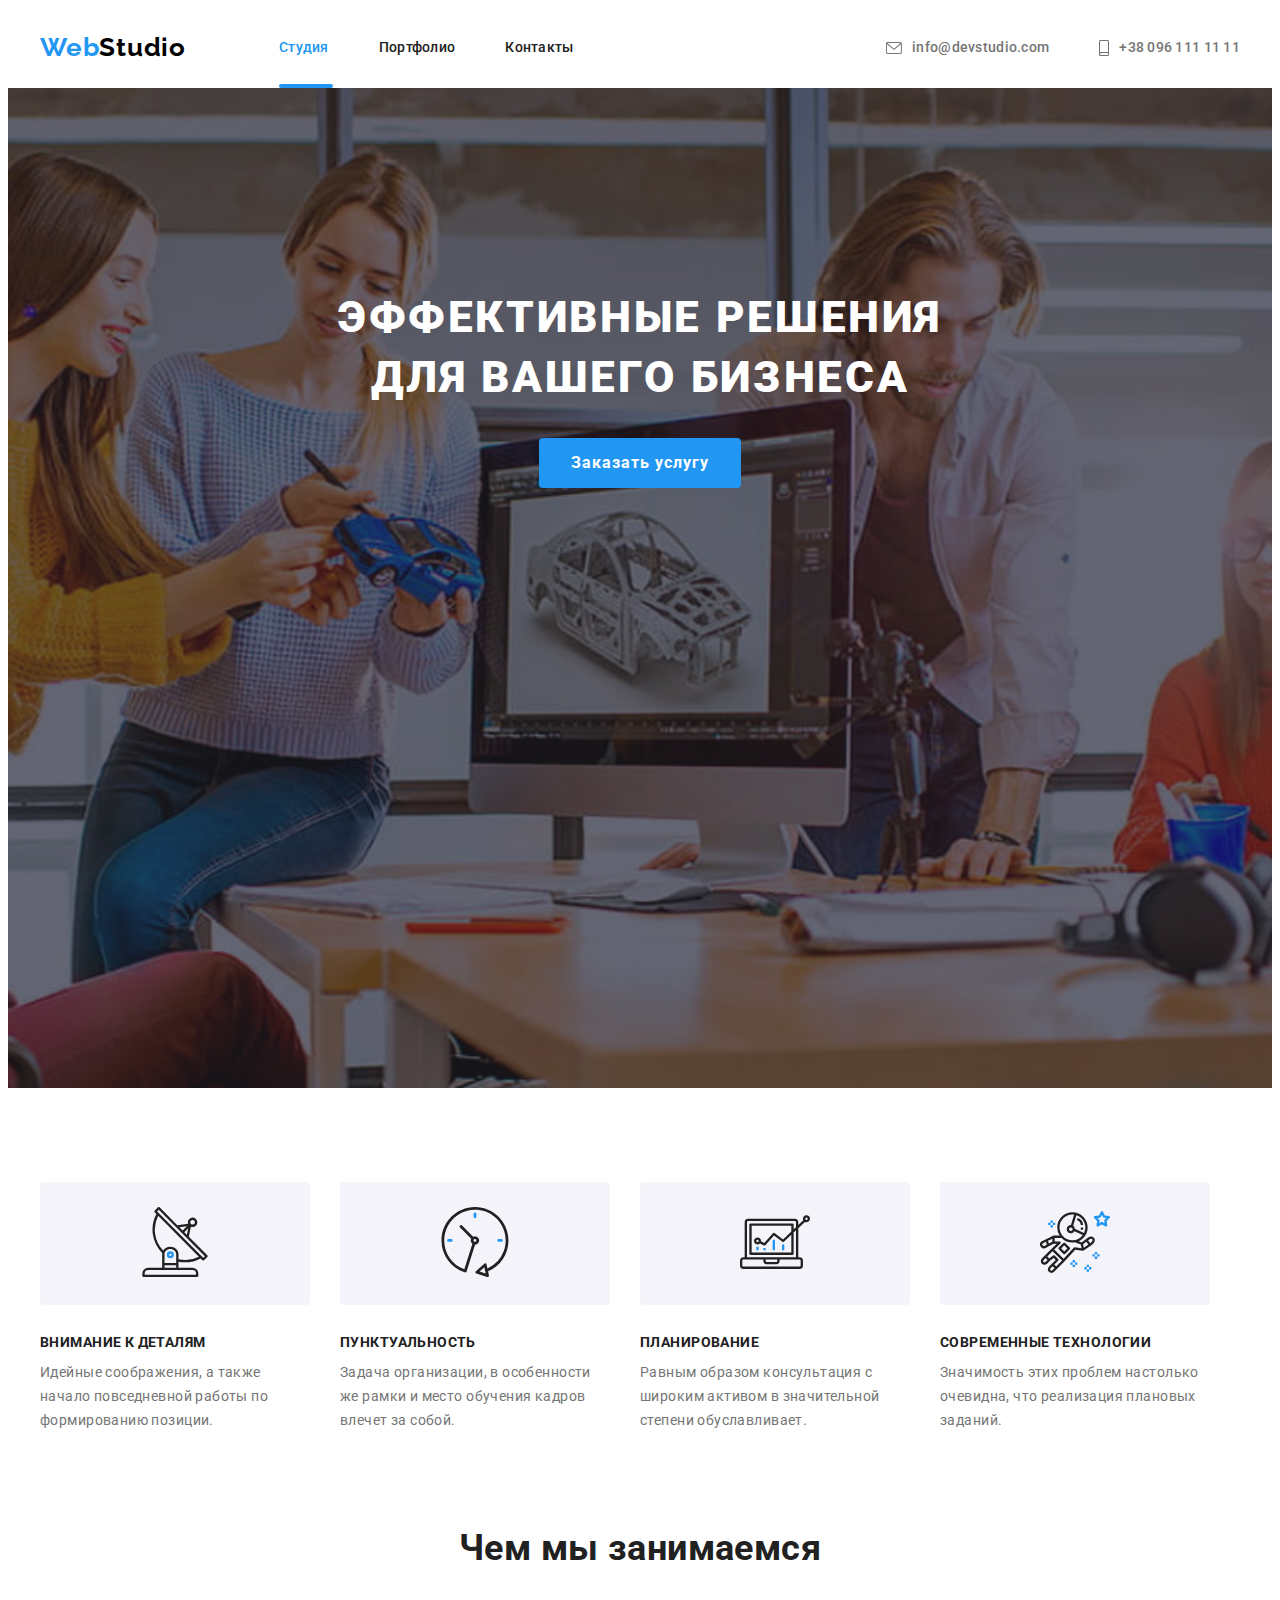
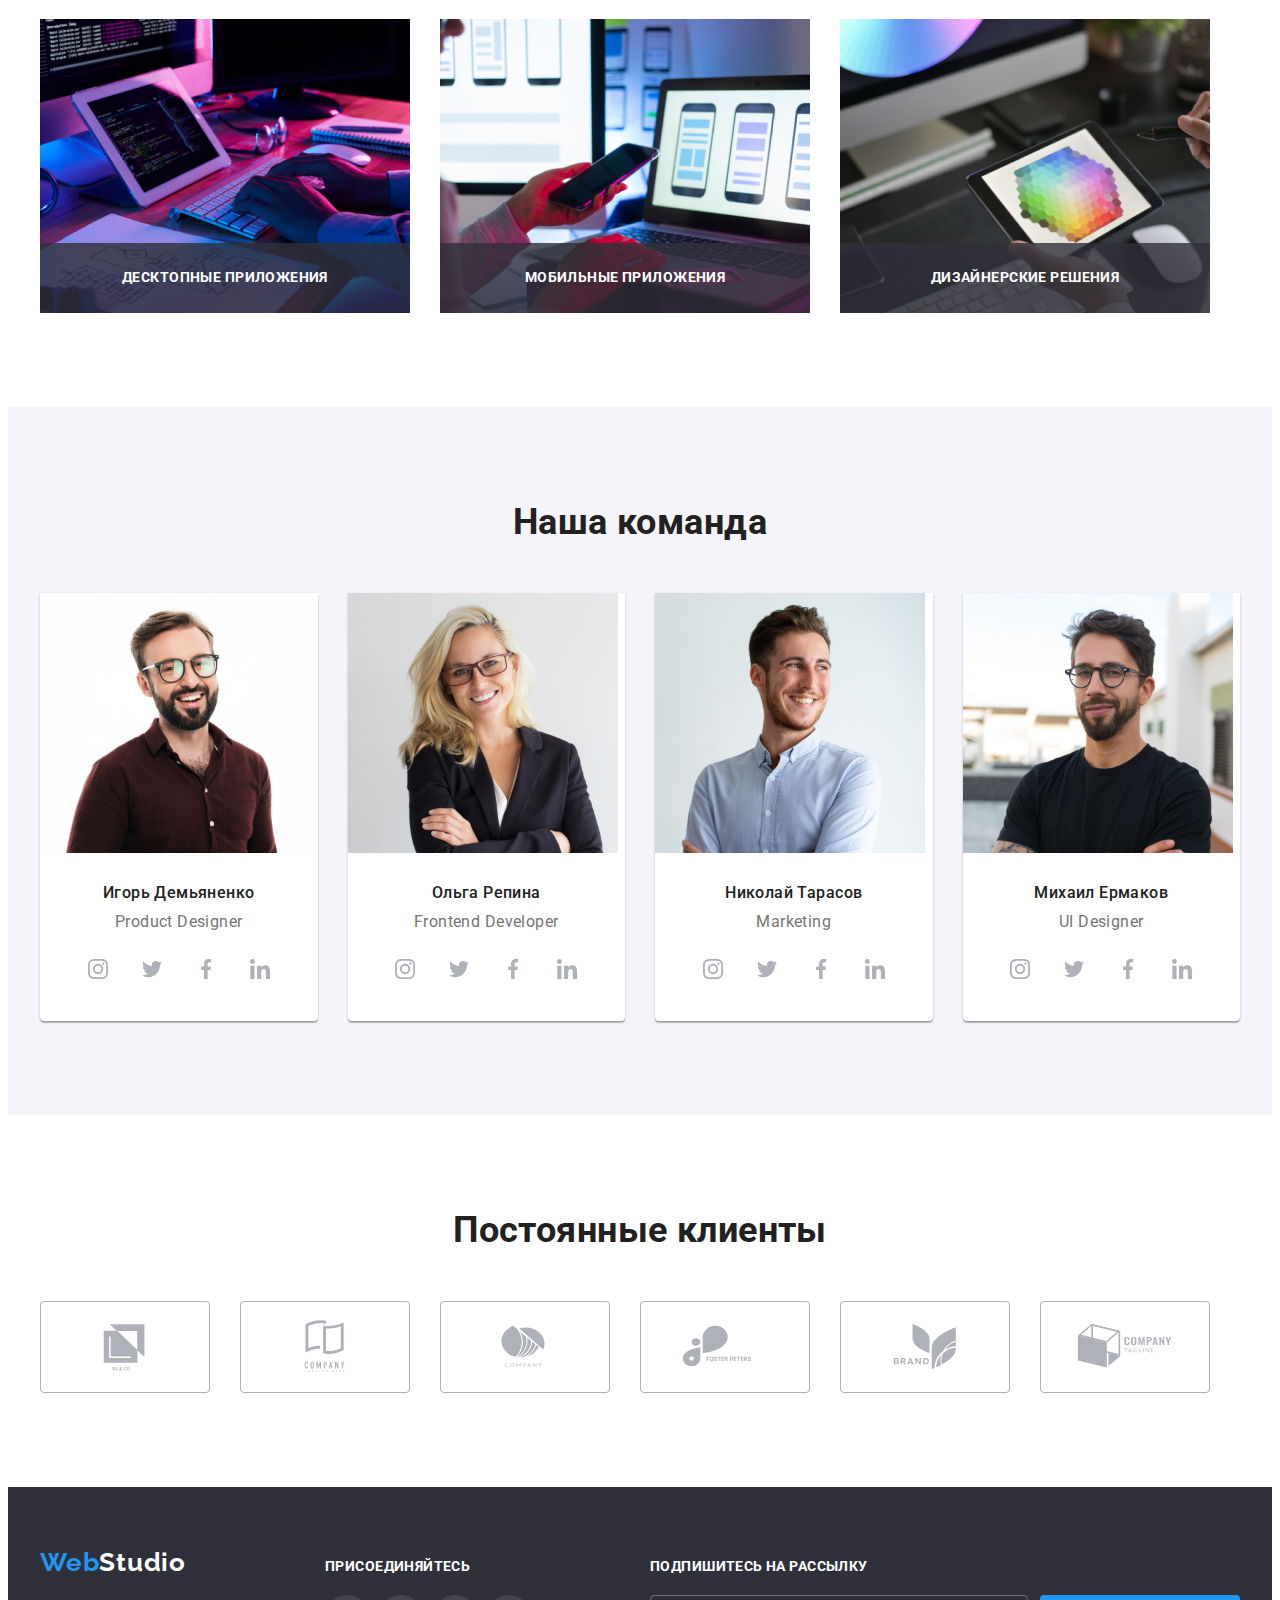
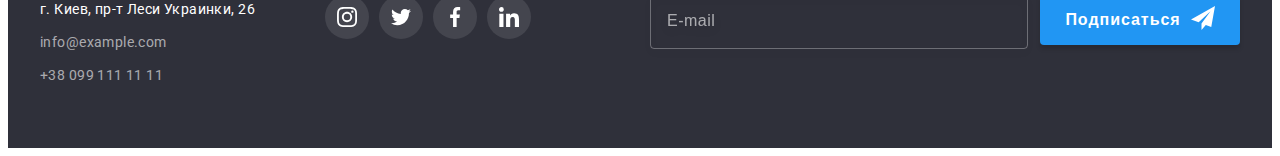
<file: index.html>
<!DOCTYPE html>
<html lang="ru">
  <head>
    <meta charset="UTF-8" />
    <meta http-equiv="X-UA-Compatible" content="IE=edge" />
    <meta name="viewport" content="width=device-width, initial-scale=1.0" />
    <title>Document</title>
    <link rel="preconnect" href="https://fonts.googleapis.com" />
    <link rel="preconnect" href="https://fonts.gstatic.com" crossorigin />
    <link
      href="https://fonts.googleapis.com/css2?family=Raleway:wght@700&family=Roboto:wght@400;500;700;900&display=swap"
      rel="stylesheet"
    />
    <link
      rel="stylesheet"
      href="https://cdnjs.cloudflare.com/ajax/libs/modern-normalize/1.1.0/modern-normalize.min.css"
      integrity="sha512-wpPYUAdjBVSE4KJnH1VR1HeZfpl1ub8YT/NKx4PuQ5NmX2tKuGu6U/JRp5y+Y8XG2tV+wKQpNHVUX03MfMFn9Q=="
      crossorigin="anonymous"
      referrerpolicy="no-referrer"
    />
    <link rel="stylesheet" href="./css/main.min.css" />
  </head>
  <body>
    <header class="header">
      <div class="container">
        <a href="./index.html" class="header-logo link"
          ><span>Web</span>Studio</a
        >
        <nav class="header-nav">
          <ul class="header-list list">
            <li class="header-item">
              <a href="./index.html" class="header-link link current">Студия</a>
            </li>
            <li class="header-item">
              <a href="./portfolio.html" class="header-link link">Портфолио</a>
            </li>
            <li class="header-item">
              <a href="" class="header-link link">Контакты</a>
            </li>
          </ul>
        </nav>

        <ul class="header-list-contacts list">
          <li class="contact-item">
            <a href="mailto:info@devstudio.com" class="header-email link">
              <svg class="email-icon" width="16" height="12">
                <use href="./images/icons.svg#email-icon"></use>
              </svg>
              info@devstudio.com</a
            >
          </li>
          <li class="contact-item">
            <a href="tel:+380961111111" class="header-tel link">
              <svg class="tel-icon" width="10" height="16">
                <use href="./images/icons.svg#tel-icon"></use>
              </svg>
              +38 096 111 11 11</a
            >
          </li>
        </ul>
      </div>
    </header>

    <main>
      <section class="hero">
        <div class="container">
          <h1 class="hero-title">Эффективные решения для вашего бизнеса</h1>
          <button data-modal-open type="button" class="hero-btn">
            Заказать услугу
          </button>
        </div>
      </section>

      <section class="features section">
        <div class="container">
          <h2 class="visually-hidden">Особенности</h2>
          <ul class="features-list list">
            <li class="features-item">
              <div class="feature-icon">
                <svg class="features-icon" width="70" height="70">
                  <use href="./images/icons.svg#icon-features-svg1"></use>
                </svg>
              </div>
              <h3 class="features-list-title">Внимание к деталям</h3>
              <p class="features-text">
                Идейные соображения, а также начало повседневной работы по
                формированию позиции.
              </p>
            </li>
            <li class="features-item">
              <div class="feature-icon">
                <svg class="features-icon" width="70" height="70">
                  <use href="./images/icons.svg#icon-features-svg2"></use>
                </svg>
              </div>
              <h3 class="features-list-title">Пунктуальность</h3>
              <p class="features-text">
                Задача организации, в особенности же рамки и место обучения
                кадров влечет за собой.
              </p>
            </li>
            <li class="features-item">
              <div class="feature-icon">
                <svg class="features-icon" width="70" height="70">
                  <use href="./images/icons.svg#icon-features-svg3"></use>
                </svg>
              </div>
              <h3 class="features-list-title">Планирование</h3>
              <p class="features-text">
                Равным образом консультация с широким активом в значительной
                степени обуславливает.
              </p>
            </li>
            <li class="features-item">
              <div class="feature-icon">
                <svg class="features-icon" width="70" height="70">
                  <use href="./images/icons.svg#icon-features-svg4"></use>
                </svg>
              </div>
              <h3 class="features-list-title">Современные технологии</h3>
              <p class="features-text">
                Значимость этих проблем настолько очевидна, что реализация
                плановых заданий.
              </p>
            </li>
          </ul>
        </div>
      </section>

      <section class="gallery section">
        <div class="container">
          <h2 class="gallery-title">Чем мы занимаемся</h2>
          <ul class="gallery-list list">
            <li class="gallery-item">
              <div class="gallery-container">
                <img
                  src="./images/img1.jpg"
                  alt="работа за компьютером"
                  width="370"
                  height="294"
                  class="gallery-img"
                />
                <p class="gallery-text">Десктопные приложения</p>
              </div>
            </li>
            <li class="gallery-item">
              <div class="gallery-container">
                <img
                  src="./images/img2.jpg"
                  alt="работа со смартфоном"
                  width="370"
                  height="294"
                  class="gallery-img"
                />
                <p class="gallery-text">Мобильные приложения</p>
              </div>
            </li>
            <li class="gallery-item">
              <div class="gallery-container">
                <img
                  src="./images/img3.jpg"
                  alt="работа на планшете"
                  width="370"
                  height="294"
                  class="gallery-img"
                />
                <p class="gallery-text">Дизайнерские решения</p>
              </div>
            </li>
          </ul>
        </div>
      </section>

      <section class="team section">
        <div class="container">
          <h2 class="team-main-title">Наша команда</h2>

          <ul class="team-list list">
            <li class="team-item">
              <img
                src="./images/portrait1.jpg"
                alt="фото Игорь Демьяненко"
                width="270"
                height="260"
                class="team-img"
              />
              <div class="team-card">
                <h3 class="team-title">Игорь Демьяненко</h3>
                <p lang="en" class="team-descr">Product Designer</p>
                <ul class="team-soc list">
                  <li class="team-soc-item">
                    <a
                      href=""
                      class="team-soc-link link"
                      target="_blank"
                      rel="noopener noferrer nofollow"
                    >
                      <svg class="team-soc-icon" width="20" height="20">
                        <use href="./images/icons.svg#icon-instagram"></use>
                      </svg>
                    </a>
                  </li>
                  <li class="team-soc-item">
                    <a
                      href=""
                      class="team-soc-link link"
                      target="_blank"
                      rel="noopener noferrer nofollow"
                    >
                      <svg class="team-soc-icon" width="20" height="20">
                        <use href="./images/icons.svg#icon-twitter"></use>
                      </svg>
                    </a>
                  </li>
                  <li class="team-soc-item">
                    <a
                      href=""
                      class="team-soc-link link"
                      target="_blank"
                      rel="noopener noferrer nofollow"
                    >
                      <svg class="team-soc-icon" width="20" height="20">
                        <use href="./images/icons.svg#icon-facebook"></use>
                      </svg>
                    </a>
                  </li>
                  <li class="team-soc-item">
                    <a
                      href=""
                      class="team-soc-link link"
                      target="_blank"
                      rel="noopener noferrer nofollow"
                    >
                      <svg class="team-soc-icon" width="20" height="20">
                        <use href="./images/icons.svg#icon-linkedin"></use>
                      </svg>
                    </a>
                  </li>
                </ul>
              </div>
            </li>
            <li class="team-item">
              <img
                src="./images/portrait2.jpg"
                alt="фото Ольга Репина"
                width="270"
                height="260"
                class="team-img"
              />
              <div class="team-card">
                <h3 class="team-title">Ольга Репина</h3>
                <p lang="en" class="team-descr">Frontend Developer</p>
                <ul class="team-soc list">
                  <li class="team-soc-item">
                    <a
                      href=""
                      class="team-soc-link link"
                      target="_blank"
                      rel="noopener noferrer nofollow"
                    >
                      <svg class="team-soc-icon" width="20" height="20">
                        <use href="./images/icons.svg#icon-instagram"></use>
                      </svg>
                    </a>
                  </li>
                  <li class="team-soc-item">
                    <a
                      href=""
                      class="team-soc-link link"
                      target="_blank"
                      rel="noopener noferrer nofollow"
                    >
                      <svg class="team-soc-icon" width="20" height="20">
                        <use href="./images/icons.svg#icon-twitter"></use>
                      </svg>
                    </a>
                  </li>
                  <li class="team-soc-item">
                    <a
                      href=""
                      class="team-soc-link link"
                      target="_blank"
                      rel="noopener noferrer nofollow"
                    >
                      <svg class="team-soc-icon" width="20" height="20">
                        <use href="./images/icons.svg#icon-facebook"></use>
                      </svg>
                    </a>
                  </li>
                  <li class="team-soc-item">
                    <a
                      href=""
                      class="team-soc-link link"
                      target="_blank"
                      rel="noopener noferrer nofollow"
                    >
                      <svg class="team-soc-icon" width="20" height="20">
                        <use href="./images/icons.svg#icon-linkedin"></use>
                      </svg>
                    </a>
                  </li>
                </ul>
              </div>
            </li>
            <li class="team-item">
              <img
                src="./images/portrait3.jpg"
                alt="фото Николай Тарасов"
                width="270"
                height="260"
                class="team-img"
              />
              <div class="team-card">
                <h3 class="team-title">Николай Тарасов</h3>
                <p lang="en" class="team-descr">Marketing</p>
                <ul class="team-soc list">
                  <li class="team-soc-item">
                    <a
                      href=""
                      class="team-soc-link link"
                      target="_blank"
                      rel="noopener noferrer nofollow"
                    >
                      <svg class="team-soc-icon" width="20" height="20">
                        <use href="./images/icons.svg#icon-instagram"></use>
                      </svg>
                    </a>
                  </li>
                  <li class="team-soc-item">
                    <a
                      href=""
                      class="team-soc-link link"
                      target="_blank"
                      rel="noopener noferrer nofollow"
                    >
                      <svg class="team-soc-icon" width="20" height="20">
                        <use href="./images/icons.svg#icon-twitter"></use>
                      </svg>
                    </a>
                  </li>
                  <li class="team-soc-item">
                    <a
                      href=""
                      class="team-soc-link link"
                      target="_blank"
                      rel="noopener noferrer nofollow"
                    >
                      <svg class="team-soc-icon" width="20" height="20">
                        <use href="./images/icons.svg#icon-facebook"></use>
                      </svg>
                    </a>
                  </li>
                  <li class="team-soc-item">
                    <a
                      href=""
                      class="team-soc-link link"
                      target="_blank"
                      rel="noopener noferrer nofollow"
                    >
                      <svg class="team-soc-icon" width="20" height="20">
                        <use href="./images/icons.svg#icon-linkedin"></use>
                      </svg>
                    </a>
                  </li>
                </ul>
              </div>
            </li>
            <li class="team-item">
              <img
                src="./images/portrait4.jpg"
                alt="фото Михаил Ермаков"
                width="270"
                height="260"
                class="team-img"
              />
              <div class="team-card">
                <h3 class="team-title">Михаил Ермаков</h3>
                <p lang="en" class="team-descr">UI Designer</p>
                <ul class="team-soc list">
                  <li class="team-soc-item">
                    <a
                      href=""
                      class="team-soc-link link"
                      target="_blank"
                      rel="noopener noferrer nofollow"
                    >
                      <svg class="team-soc-icon" width="20" height="20">
                        <use href="./images/icons.svg#icon-instagram"></use>
                      </svg>
                    </a>
                  </li>
                  <li class="team-soc-item">
                    <a
                      href=""
                      class="team-soc-link link"
                      target="_blank"
                      rel="noopener noferrer nofollow"
                    >
                      <svg class="team-soc-icon" width="20" height="20">
                        <use href="./images/icons.svg#icon-twitter"></use>
                      </svg>
                    </a>
                  </li>
                  <li class="team-soc-item">
                    <a
                      href=""
                      class="team-soc-link link"
                      target="_blank"
                      rel="noopener noferrer nofollow"
                    >
                      <svg class="team-soc-icon" width="20" height="20">
                        <use href="./images/icons.svg#icon-facebook"></use>
                      </svg>
                    </a>
                  </li>
                  <li class="team-soc-item">
                    <a
                      href=""
                      class="team-soc-link link"
                      target="_blank"
                      rel="noopener noferrer nofollow"
                    >
                      <svg class="team-soc-icon" width="20" height="20">
                        <use href="./images/icons.svg#icon-linkedin"></use>
                      </svg>
                    </a>
                  </li>
                </ul>
              </div>
            </li>
          </ul>
        </div>
      </section>

      <section class="clients">
        <div class="container">
          <h2 class="clients-tittle">Постоянные клиенты</h2>
          <ul class="clients-list list">
            <li class="clients-item">
              <a
                href=""
                class="clients-link link"
                target="_blank"
                rel="noopener noferrer nofollow"
              >
                <svg class="client-icon" width="106" height="60">
                  <use href="./images/icons.svg#icon-client1"></use>
                </svg>
              </a>
            </li>
            <li class="clients-item">
              <a
                href=""
                class="clients-link link"
                target="_blank"
                rel="noopener noferrer nofollow"
              >
                <svg class="client-icon" width="106" height="60">
                  <use href="./images/icons.svg#icon-client2"></use>
                </svg>
              </a>
            </li>
            <li class="clients-item">
              <a
                href=""
                class="clients-link link"
                target="_blank"
                rel="noopener noferrer nofollow"
              >
                <svg class="client-icon" width="106" height="60">
                  <use href="./images/icons.svg#icon-client3"></use>
                </svg>
              </a>
            </li>
            <li class="clients-item">
              <a
                href=""
                class="clients-link link"
                target="_blank"
                rel="noopener noferrer nofollow"
              >
                <svg class="client-icon" width="106" height="60">
                  <use href="./images/icons.svg#icon-client4"></use>
                </svg>
              </a>
            </li>
            <li class="clients-item">
              <a
                href=""
                class="clients-link link"
                target="_blank"
                rel="noopener noferrer nofollow"
              >
                <svg class="client-icon" width="106" height="60">
                  <use href="./images/icons.svg#icon-client5"></use>
                </svg>
              </a>
            </li>
            <li class="clients-item">
              <a
                href=""
                class="clients-link link"
                target="_blank"
                rel="noopener noferrer nofollow"
              >
                <svg class="client-icon" width="106" height="60">
                  <use href="./images/icons.svg#icon-client6"></use>
                </svg>
              </a>
            </li>
          </ul>
        </div>
      </section>
    </main>

    <footer class="footer">
      <div class="container">
        <div class="adress-soc-box">
          <div class="footer-contacts">
            <a href="./index.html" class="footer-logo link"
              ><span>Web</span>Studio</a
            >
            <address class="footer-adress">
              <ul class="footer-list list">
                <li class="footer-item">
                  <a
                    href="https://goo.gl/maps/aE9TR2gTAcbxKzwu7"
                    target="_blank"
                    rel="noopener noferrer nofollow"
                    class="footer-link-adress link"
                    >г. Киев, пр-т Леси Украинки, 26</a
                  >
                </li>
                <li class="footer-item">
                  <a class="footer-email link" href="mailto:info@example.com"
                    >info@example.com</a
                  >
                </li>
                <li class="footer-item">
                  <a class="footer-tel link" href="tel:+380991111111"
                    >+38 099 111 11 11</a
                  >
                </li>
              </ul>
            </address>
          </div>
          <div class="social">
            <p class="social-tittle">Присоединяйтесь</p>
            <ul class="social-list list">
              <li class="social-item">
                <a
                  href=""
                  class="social-link link"
                  target="_blank"
                  rel="noopener noferrer nofollow"
                >
                  <svg class="social-icon" width="20" height="20">
                    <use href="./images/icons.svg#icon-instagram"></use>
                  </svg>
                </a>
              </li>
              <li class="social-item">
                <a
                  href=""
                  class="social-link link"
                  target="_blank"
                  rel="noopener noferrer nofollow"
                >
                  <svg class="social-icon" width="20" height="20">
                    <use href="./images/icons.svg#icon-twitter"></use>
                  </svg>
                </a>
              </li>
              <li class="social-item">
                <a
                  href=""
                  class="social-link link"
                  target="_blank"
                  rel="noopener noferrer nofollow"
                >
                  <svg class="social-icon" width="20" height="20">
                    <use href="./images/icons.svg#icon-facebook"></use>
                  </svg>
                </a>
              </li>
              <li class="social-item">
                <a
                  href=""
                  class="social-link link"
                  target="_blank"
                  rel="noopener noferrer nofollow"
                >
                  <svg class="social-icon" width="20" height="20">
                    <use href="./images/icons.svg#icon-linkedin"></use>
                  </svg>
                </a>
              </li>
            </ul>
          </div>
        </div>

        <div class="footer-form">
          <p class="footer-form-text">Подпишитесь на рассылку</p>
          <form class="input-box">
            <input
              type="email"
              class="footer-input"
              name="user-name"
              placeholder="E-mail"
              required
            />
            <button type="submit" class="footer-submit-btn">
              <p>Подписаться</p>
              <span class="footer-form-icon"
                ><svg class="icon-send" width="24" height="24">
                  <use href="./images/icons.svg#icon-send"></use>
                </svg>
              </span>
            </button>
          </form>
        </div>
      </div>
    </footer>

    <div data-modal class="backdrop is-hidden">
      <div class="modal">
        <button data-modal-close class="close-modal-btn">
          <svg class="close-btn-icon">
            <use href="./images/icons.svg#icon-close-btn-svg"></use>
          </svg>
        </button>
        <p class="modal-title">Оставьте свои данные, мы вам перезвоним</p>
        <form class="modal-form">
          <div class="input-field">
            <label for="user-name" class="form-label">Имя</label>
            <div class="input-wrap">
              <input
                id="user-name"
                type="text"
                class="form-input"
                name="user-name"
                placeholder=""
                required
              />
              <svg class="input-icon" width="18" height="18">
                <use href="./images/icons.svg#icon-person"></use>
              </svg>
            </div>
          </div>
          <div class="input-field">
            <label for="user-tel" class="form-label">Телефон</label>
            <div class="input-wrap">
              <input
                id="user-tel"
                type="tel"
                class="form-input"
                name="user-tel"
                placeholder=""
                required
              />
              <svg class="input-icon" width="18" height="18">
                <use href="./images/icons.svg#icon-phone"></use>
              </svg>
            </div>
          </div>
          <div class="input-field">
            <label for="user-email" class="form-label">Почта</label>
            <div class="input-wrap">
              <input
                id="user-email"
                type="email"
                class="form-input"
                name="user-email"
                placeholder=""
                required
              />
              <svg class="input-icon" width="18" height="18">
                <use href="./images/icons.svg#icon-email"></use>
              </svg>
            </div>
          </div>
          <div class="input-field">
            <label for="user-comment" class="form-label">Комментарий</label>
            <textarea
              id="user-comment"
              name="user-comment"
              class="modal-text"
              placeholder="Введите текст"
            ></textarea>
          </div>
          <div class="checkbox-field">
            <input
              class="input-check visually-hidden"
              type="checkbox"
              name="user-policy"
              id="user-policy"
              value="true"
              required
            />
            <label for="user-policy" class="check-text"
              ><span class="span-check-icon">
                <svg class="icon-check" width="16" height="15">
                  <use href="./images/icons.svg#icon-check"></use>
                </svg>
              </span>
              <span class="label-text">Соглашаюсь с рассылкой и принимаю</span>
              <a href="#" class="input-link">Условия договора</a>
            </label>
          </div>
          <button type="submit" class="modal_btn">Отправить</button>
        </form>
      </div>
    </div>

    <script src="./js/modal.js"></script>
  </body>
</html>
</file>
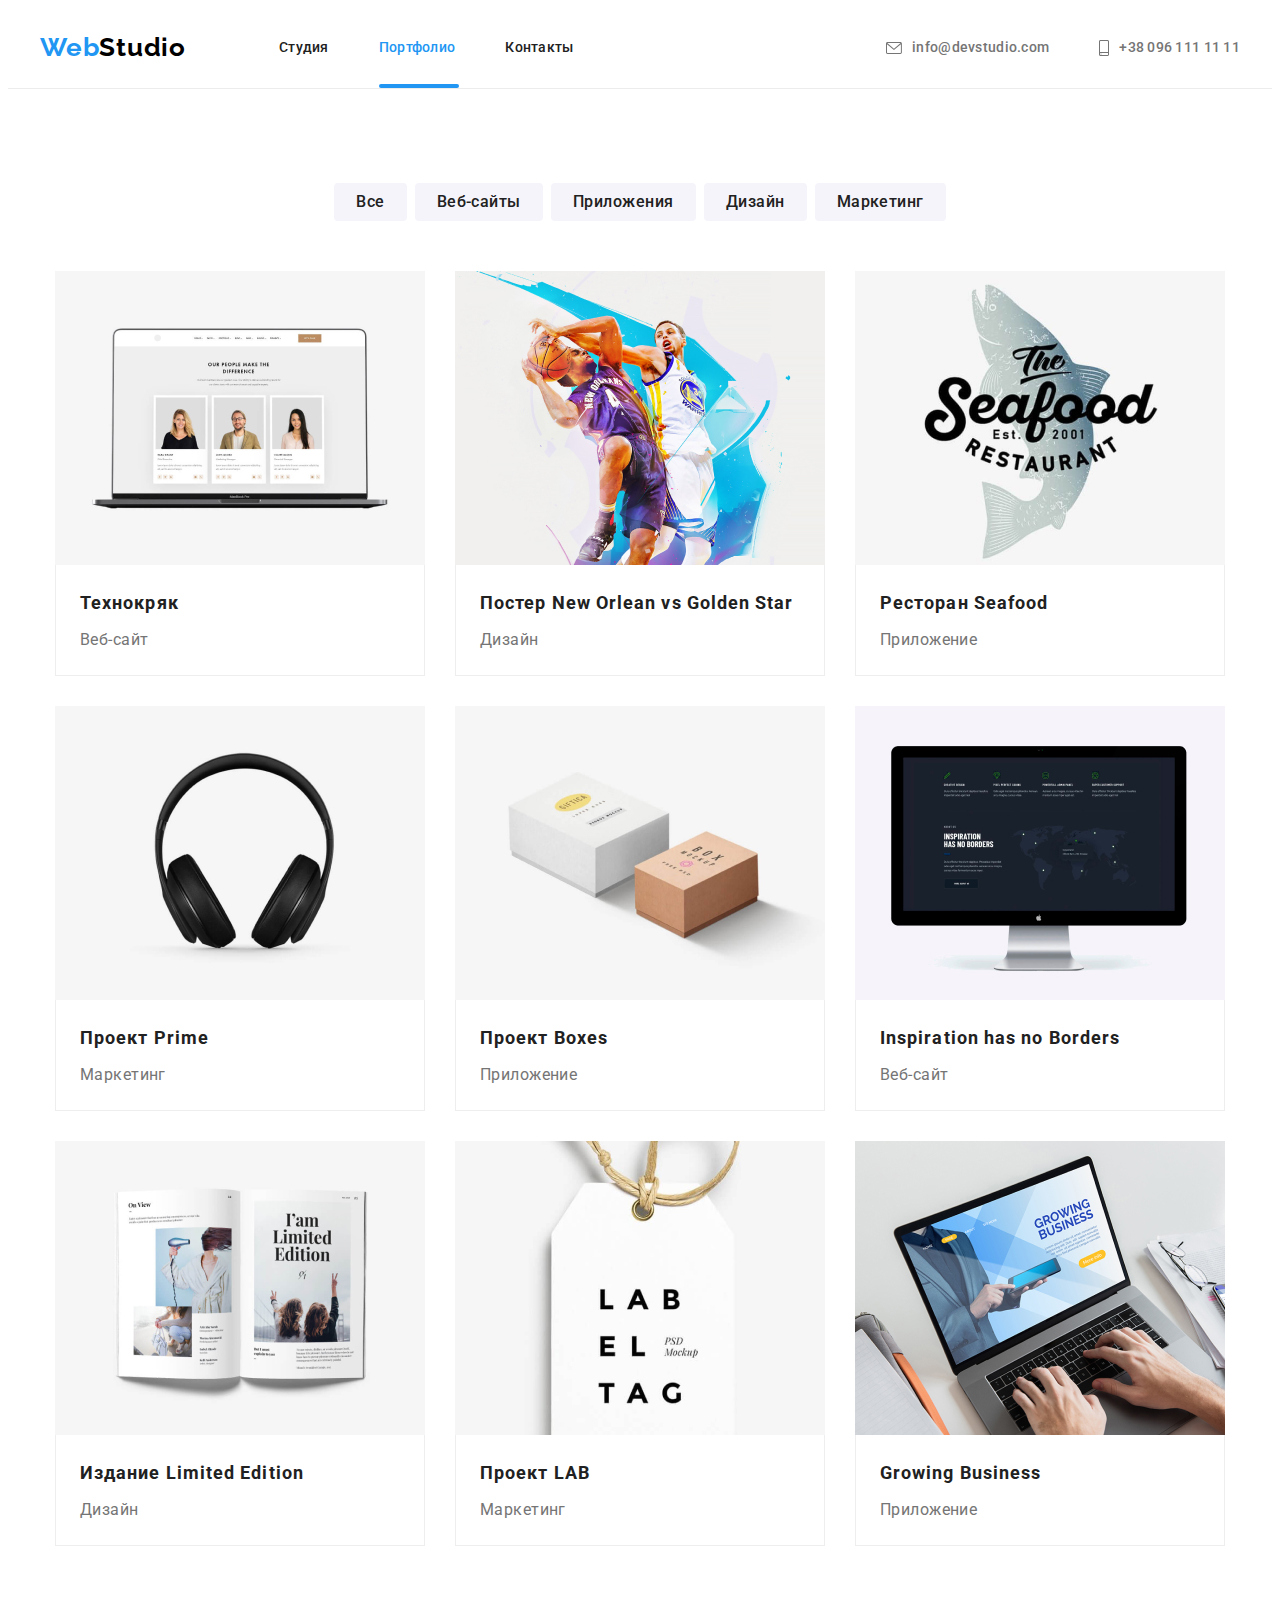
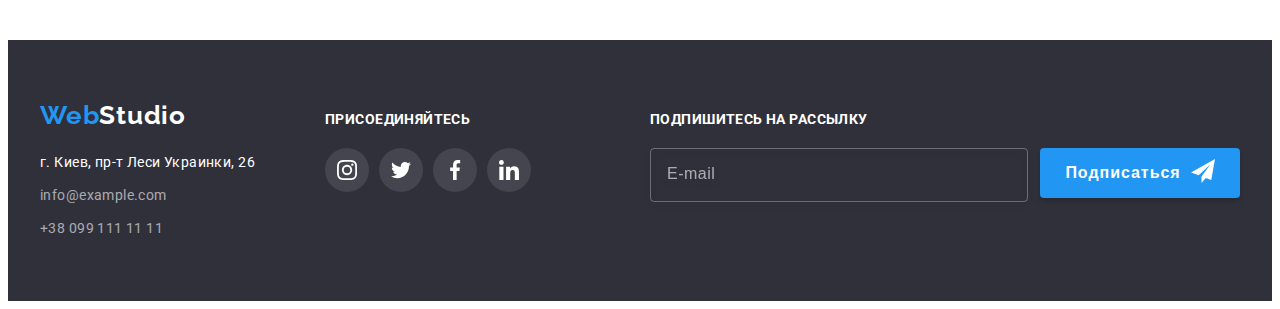
<file: portfolio.html>
<!DOCTYPE html>
<html lang="ru">
  <head>
    <meta charset="UTF-8" />
    <meta http-equiv="X-UA-Compatible" content="IE=edge" />
    <meta name="viewport" content="width=device-width, initial-scale=1.0" />
    <title>Document</title>
    <link rel="preconnect" href="https://fonts.googleapis.com" />
    <link rel="preconnect" href="https://fonts.gstatic.com" crossorigin />
    <link
      href="https://fonts.googleapis.com/css2?family=Raleway:wght@700&family=Roboto:wght@400;500;700;900&display=swap"
      rel="stylesheet"
    />
    <link
      rel="stylesheet"
      href="https://cdnjs.cloudflare.com/ajax/libs/modern-normalize/1.1.0/modern-normalize.min.css"
      integrity="sha512-wpPYUAdjBVSE4KJnH1VR1HeZfpl1ub8YT/NKx4PuQ5NmX2tKuGu6U/JRp5y+Y8XG2tV+wKQpNHVUX03MfMFn9Q=="
      crossorigin="anonymous"
      referrerpolicy="no-referrer"
    />
    <link rel="stylesheet" href="./css/main.min.css" />
  </head>
  <body>
    <header class="header border">
      <div class="container">
        <a href="./index.html" class="header-logo link"
          ><span>Web</span>Studio</a
        >
        <nav class="header-nav">
          <ul class="header-list list">
            <li class="header-item">
              <a href="./index.html" class="header-link link">Студия</a>
            </li>
            <li class="header-item">
              <a href="./portfolio.html" class="header-link link current"
                >Портфолио</a
              >
            </li>
            <li class="header-item">
              <a href="" class="header-link link">Контакты</a>
            </li>
          </ul>
        </nav>

        <ul class="header-list-contacts list">
          <li class="contact-item">
            <a href="mailto:info@devstudio.com" class="header-email link">
              <svg class="email-icon" width="16" height="12">
                <use href="./images/icons.svg#email-icon"></use>
              </svg>
              info@devstudio.com</a
            >
          </li>
          <li class="contact-item">
            <a href="tel:+380961111111" class="header-tel link">
              <svg class="tel-icon" width="10" height="16">
                <use href="./images/icons.svg#tel-icon"></use>
              </svg>
              +38 096 111 11 11</a
            >
          </li>
        </ul>
      </div>
    </header>

    <main>
      <section class="portfolio section">
        <div class="container">
          <h1 class="visually-hidden">Портфолио</h1>
          <ul class="btn-list list">
            <li class="btn-item">
              <button class="portfolio-btn" type="button">Все</button>
            </li>
            <li class="btn-item">
              <button class="portfolio-btn" type="button">Веб-сайты</button>
            </li>
            <li class="btn-item">
              <button class="portfolio-btn" type="button">Приложения</button>
            </li>
            <li class="btn-item">
              <button class="portfolio-btn" type="button">Дизайн</button>
            </li>
            <li class="btn-item">
              <button class="portfolio-btn" type="button">Маркетинг</button>
            </li>
          </ul>
          <ul class="portfolio-list list">
            <li class="portfolio-item">
              <a class="portfolio-link link" href="">
                <div class="potfolio-overlay">
                  <img
                    src="./images/portfolio-img1.jpg"
                    alt="ноутбук"
                    width="370"
                    height="294"
                    class="portfolio-img"
                  />
                  <p class="text-overlay">
                    Ресурс предлагает комплексные предложения с разным уровнем
                    функционала и сервисов. Все это позволит посетителю получить
                    исчерпывающие сведения о компании или частном лице.
                  </p>
                </div>
                <div class="portfolio-card">
                  <h3 class="portfolio-title">Технокряк</h3>
                  <p class="portfolio-descr">Веб-сайт</p>
                </div>
              </a>
            </li>
            <li class="portfolio-item">
              <a class="portfolio-link link" href="">
                <div class="potfolio-overlay">
                  <img
                    src="./images/portfolio-img2.jpg"
                    alt="баскетболисты"
                    width="370"
                    height="294"
                    class="portfolio-img"
                  />
                  <p class="text-overlay">
                    Ресурс предлагает комплексные предложения с разным уровнем
                    функционала и сервисов. Все это позволит посетителю получить
                    исчерпывающие сведения о компании или частном лице.
                  </p>
                </div>
                <div class="portfolio-card">
                  <h3 class="portfolio-title">
                    Постер New Orlean vs Golden Star
                  </h3>

                  <p class="portfolio-descr">Дизайн</p>
                </div>
              </a>
            </li>
            <li class="portfolio-item">
              <a class="portfolio-link link" href="">
                <div class="potfolio-overlay">
                  <img
                    src="./images/portfolio-img3.jpg"
                    alt="лого ресторана"
                    width="370"
                    height="294"
                    class="portfolio-img"
                  />
                  <p class="text-overlay">
                    Ресурс предлагает комплексные предложения с разным уровнем
                    функционала и сервисов. Все это позволит посетителю получить
                    исчерпывающие сведения о компании или частном лице.
                  </p>
                </div>
                <div class="portfolio-card">
                  <h3 class="portfolio-title">Ресторан Seafood</h3>
                  <p class="portfolio-descr">Приложение</p>
                </div>
              </a>
            </li>
            <li class="portfolio-item">
              <a class="portfolio-link link" href="">
                <div class="potfolio-overlay">
                  <img
                    src="./images/portfolio-img4.jpg"
                    alt="наушники"
                    width="370"
                    height="294"
                    class="portfolio-img"
                  />
                  <p class="text-overlay">
                    Ресурс предлагает комплексные предложения с разным уровнем
                    функционала и сервисов. Все это позволит посетителю получить
                    исчерпывающие сведения о компании или частном лице.
                  </p>
                </div>
                <div class="portfolio-card">
                  <h3 class="portfolio-title">Проект Prime</h3>
                  <p class="portfolio-descr">Маркетинг</p>
                </div>
              </a>
            </li>
            <li class="portfolio-item">
              <a class="portfolio-link link" href="">
                <div class="potfolio-overlay">
                  <img
                    src="./images/portfolio-img5.jpg"
                    alt="коробки"
                    width="370"
                    height="294"
                    class="portfolio-img"
                  />
                  <p class="text-overlay">
                    Ресурс предлагает комплексные предложения с разным уровнем
                    функционала и сервисов. Все это позволит посетителю получить
                    исчерпывающие сведения о компании или частном лице.
                  </p>
                </div>
                <div class="portfolio-card">
                  <h3 class="portfolio-title">Проект Boxes</h3>
                  <p class="portfolio-descr">Приложение</p>
                </div>
              </a>
            </li>
            <li class="portfolio-item">
              <a class="portfolio-link link" href="">
                <div class="potfolio-overlay">
                  <img
                    src="./images/portfolio-img6.jpg"
                    alt="монитор"
                    width="370"
                    height="294"
                    class="portfolio-img"
                  />
                  <p class="text-overlay">
                    Ресурс предлагает комплексные предложения с разным уровнем
                    функционала и сервисов. Все это позволит посетителю получить
                    исчерпывающие сведения о компании или частном лице.
                  </p>
                </div>
                <div class="portfolio-card">
                  <h3 class="portfolio-title">Inspiration has no Borders</h3>
                  <p class="portfolio-descr">Веб-сайт</p>
                </div>
              </a>
            </li>
            <li class="portfolio-item">
              <a class="portfolio-link link" href="">
                <div class="potfolio-overlay">
                  <img
                    src="./images/portfolio-img7.jpg"
                    alt="журнал"
                    width="370"
                    height="294"
                    class="portfolio-img"
                  />
                  <p class="text-overlay">
                    Ресурс предлагает комплексные предложения с разным уровнем
                    функционала и сервисов. Все это позволит посетителю получить
                    исчерпывающие сведения о компании или частном лице.
                  </p>
                </div>
                <div class="portfolio-card">
                  <h3 class="portfolio-title">Издание Limited Edition</h3>
                  <p class="portfolio-descr">Дизайн</p>
                </div>
              </a>
            </li>
            <li class="portfolio-item">
              <a class="portfolio-link link" href="">
                <div class="potfolio-overlay">
                  <img
                    src="./images/portfolio-img8.jpg"
                    alt="бирка"
                    width="370"
                    height="294"
                    class="portfolio-img"
                  />
                  <p class="text-overlay">
                    Ресурс предлагает комплексные предложения с разным уровнем
                    функционала и сервисов. Все это позволит посетителю получить
                    исчерпывающие сведения о компании или частном лице.
                  </p>
                </div>
                <div class="portfolio-card">
                  <h3 class="portfolio-title">Проект LAB</h3>
                  <p class="portfolio-descr">Маркетинг</p>
                </div>
              </a>
            </li>
            <li class="portfolio-item">
              <a class="portfolio-link link" href="">
                <div class="potfolio-overlay">
                  <img
                    src="./images/portfolio-img9.jpg"
                    alt="приложение"
                    width="370"
                    height="294"
                    class="portfolio-img"
                  />
                  <p class="text-overlay">
                    Ресурс предлагает комплексные предложения с разным уровнем
                    функционала и сервисов. Все это позволит посетителю получить
                    исчерпывающие сведения о компании или частном лице.
                  </p>
                </div>
                <div class="portfolio-card">
                  <h3 class="portfolio-title">Growing Business</h3>
                  <p class="portfolio-descr">Приложение</p>
                </div>
              </a>
            </li>
          </ul>
        </div>
      </section>
    </main>
    <footer class="footer">
      <div class="container">
        <div class="adress-soc-box">
          <div class="footer-contacts">
            <a href="./index.html" class="footer-logo link"
              ><span>Web</span>Studio</a
            >
            <address class="footer-adress">
              <ul class="footer-list list">
                <li class="footer-item">
                  <a
                    href="https://goo.gl/maps/aE9TR2gTAcbxKzwu7"
                    target="_blank"
                    rel="noopener noferrer nofollow"
                    class="footer-link-adress link"
                    >г. Киев, пр-т Леси Украинки, 26</a
                  >
                </li>
                <li class="footer-item">
                  <a class="footer-email link" href="mailto:info@example.com"
                    >info@example.com</a
                  >
                </li>
                <li class="footer-item">
                  <a class="footer-tel link" href="tel:+380991111111"
                    >+38 099 111 11 11</a
                  >
                </li>
              </ul>
            </address>
          </div>
          <div class="social">
            <p class="social-tittle">Присоединяйтесь</p>
            <ul class="social-list list">
              <li class="social-item">
                <a
                  href=""
                  class="social-link link"
                  target="_blank"
                  rel="noopener noferrer nofollow"
                >
                  <svg class="social-icon" width="20" height="20">
                    <use href="./images/icons.svg#icon-instagram"></use>
                  </svg>
                </a>
              </li>
              <li class="social-item">
                <a
                  href=""
                  class="social-link link"
                  target="_blank"
                  rel="noopener noferrer nofollow"
                >
                  <svg class="social-icon" width="20" height="20">
                    <use href="./images/icons.svg#icon-twitter"></use>
                  </svg>
                </a>
              </li>
              <li class="social-item">
                <a
                  href=""
                  class="social-link link"
                  target="_blank"
                  rel="noopener noferrer nofollow"
                >
                  <svg class="social-icon" width="20" height="20">
                    <use href="./images/icons.svg#icon-facebook"></use>
                  </svg>
                </a>
              </li>
              <li class="social-item">
                <a
                  href=""
                  class="social-link link"
                  target="_blank"
                  rel="noopener noferrer nofollow"
                >
                  <svg class="social-icon" width="20" height="20">
                    <use href="./images/icons.svg#icon-linkedin"></use>
                  </svg>
                </a>
              </li>
            </ul>
          </div>
        </div>

        <div class="footer-form">
          <p class="footer-form-text">Подпишитесь на рассылку</p>
          <form class="input-box">
            <input
              type="email"
              class="footer-input"
              name="user-name"
              placeholder="E-mail"
              required
            />
            <button type="submit" class="footer-submit-btn">
              <p>Подписаться</p>
              <span class="footer-form-icon"
                ><svg class="icon-send" width="24" height="24">
                  <use href="./images/icons.svg#icon-send"></use>
                </svg>
              </span>
            </button>
          </form>
        </div>
      </div>
    </footer>
  </body>
</html>
</file>
<file: css/main.min.css>
:root{--accent-color: #2196f3;--main-text-color: #757575;--dark-bgc: #2f303a;--hero-title-color: #ffffff;--light-bgc: #f5f4fa;--footer-transparent: rgba(255, 255, 255, 0.6);--footer-icon-bgc: rgba(255, 255, 255, 0.1);--footer-icon-color: #ffffff;--main-title-color: #212121;--team-card-color: #ffffff;--header-border-color: #ececec;--portfolio-border-color: #eeeeee;--icon-bgc: #ffffff;--icon-color: #afb1b8;--icon-hover-color: #ffffff;--clients-icon-color: #afb1b8;--features-icon-bgc: #f5f4fa;--gallery-dark-gray: rgba(47, 48, 58, 0.8);--accent-overlay-color: rgba(33, 150, 243, 0.9);--backdrop-color: rgba(0, 0, 0, 0.2);--close-btn-border: rgba(0, 0, 0, 0.1);--hero-btn-hover: #188ce8;--input-border-color: rgba(33, 33, 33, 0.2);--placeholder-color: rgba(117, 117, 117, 0.5)}p,h1,h2,h3,h4,h5,h6{margin:0}ul{margin:0;padding-left:0}img{display:block;max-width:100%;height:auto}button{display:block;margin:0 auto;cursor:pointer;border:none;border-radius:4px}body{font-family:"Roboto",sans-serif;color:var(--main-title-color);background-color:#fff;font-size:14px;letter-spacing:.03em}.link{text-decoration:none}.list{list-style:none}.section{padding-top:94px;padding-bottom:94px}.visually-hidden{position:absolute;white-space:nowrap;width:1px;height:1px;overflow:hidden;border:0;padding:0;clip:rect(0 0 0 0);-webkit-clip-path:inset(50%);clip-path:inset(50%);margin:-1px}.container{width:1200px;padding-left:15px;padding-right:15px;margin:0 auto}.backdrop{position:fixed;top:0;left:0;width:100%;height:100%;transition:opacity,visibility;transition-duration:250ms;transition-timing-function:cubic-bezier(0.4, 0, 0.2, 1);background-color:var(--backdrop-color)}.is-hidden{opacity:0;pointer-events:none;visibility:hidden}.backdrop.is-hidden .modal{transform:translate(-50%, -50%) scale(0)}.modal{position:absolute;top:50%;left:50%;transform:translate(-50%, -50%) scale(1);transition:transform;transition-duration:250ms;transition-timing-function:cubic-bezier(0.4, 0, 0.2, 1);padding:40px;width:528px;min-height:581px;border-radius:4px;background-color:#fff;box-shadow:0px 1px 3px rgba(0,0,0,.12),0px 1px 1px rgba(0,0,0,.14),0px 2px 1px rgba(0,0,0,.2)}.close-btn-icon{width:11px;height:11px;background-color:#fff}.close-modal-btn{position:absolute;display:flex;justify-content:center;align-items:center;right:8px;top:8px;width:30px;height:30px;border-radius:50%;border:1px solid var(--close-btn-border);background-color:#fff;transition:fill;transition-duration:250ms;transition-timing-function:cubic-bezier(0.4, 0, 0.2, 1)}.close-modal-btn:hover,.close-modal-btn:focus{fill:var(--accent-color)}.modal-title{font-weight:700;font-size:20px;line-height:1.15;text-align:center;letter-spacing:.03em;margin-bottom:12px}.modal-form .input-field:nth-child(-n+3){margin-bottom:10px}.input-field:nth-child(4){margin-bottom:20px}.form-input{width:100%;height:40px;border:1px solid var(--input-border-color);border-radius:4px;padding-left:42px;transition:outline-color;transition-duration:250ms;transition-timing-function:cubic-bezier(0.4, 0, 0.2, 1)}.form-input:focus,.modal-text:focus{outline-color:var(--accent-color)}.input-wrap{position:relative}.input-icon{position:absolute;left:12px;top:50%;transform:translateY(-50%);transition:fill;transition-duration:250ms;transition-timing-function:cubic-bezier(0.4, 0, 0.2, 1)}.form-input:focus+.input-icon{fill:var(--accent-color)}.form-label{display:block;margin-bottom:4px;color:var(--main-text-color);font-weight:400;font-size:12px;line-height:1.17;letter-spacing:.01em}.modal-text{width:100%;height:120px;border-radius:4px;border:1px solid var(--input-border-color);resize:none;padding:12px 16px;transition:outline-color;transition-duration:250ms;transition-timing-function:cubic-bezier(0.4, 0, 0.2, 1)}.modal-text::-moz-placeholder{font-weight:400;font-size:12px;line-height:14px;letter-spacing:.01em;color:var(--placeholder-color)}.modal-text:-ms-input-placeholder{font-weight:400;font-size:12px;line-height:14px;letter-spacing:.01em;color:var(--placeholder-color)}.modal-text::placeholder{font-weight:400;font-size:12px;line-height:14px;letter-spacing:.01em;color:var(--placeholder-color)}.checkbox-field{display:flex;justify-content:center}.label-text{font-weight:400;font-size:14px;line-height:1.71;letter-spacing:.03em;color:var(--main-text-color)}.check-text{display:flex;align-items:center}.span-check-icon{width:16px;height:15px;border:2px solid var(--dark-bgc);border-radius:3px;margin-right:8px;display:flex;align-items:center;justify-content:center;transition:background-color,border;transition-duration:250ms;transition-timing-function:cubic-bezier(0.4, 0, 0.2, 1)}.icon-check{fill:rgba(0,0,0,0)}.input-check:checked+.check-text .span-check-icon{background-color:var(--accent-color);border:rgba(0,0,0,0)}.input-check:checked+.check-text .icon-check{fill:var(--footer-icon-color)}.input-link{font-family:"Roboto" sans-serif;font-style:normal;font-weight:400;font-size:14px;line-height:1.71;letter-spacing:.03em;-webkit-text-decoration-line:underline;text-decoration-line:underline;margin-left:5px;color:var(--accent-color);cursor:pointer}.modal_btn{padding:10px 55px;margin-top:30px;font-family:"Roboto",sans-serif;font-weight:700;font-size:16px;line-height:1.88;letter-spacing:.06em;color:var(--hero-title-color);background-color:var(--accent-color);box-shadow:0px 4px 4px rgba(0,0,0,.15);transition:background-color;transition-duration:250ms;transition-timing-function:cubic-bezier(0.4, 0, 0.2, 1)}.modal_btn:hover,.modal_btn:focus{background-color:var(--hero-btn-hover);box-shadow:0px 4px 4px rgba(0,0,0,.15)}.border{border-bottom:1px solid var(--header-border-color)}.header-logo{padding:24px 0 25px 0;margin-right:93px;font-family:"Raleway",sans-serif;font-weight:700;font-size:26px;line-height:.84;letter-spacing:.03em;color:#000}.header-list{display:flex}.header .container{display:flex;align-items:center}.header-list-contacts{display:flex;margin-left:auto}.header-item:not(:last-child),.contact-item:not(:last-child){margin-right:50px}.header span{color:var(--accent-color)}.header-link{display:block;padding-top:32px;padding-bottom:32px;font-weight:500;font-size:14px;line-height:1.14;letter-spacing:.02em;color:var(--main-title-color);transition-property:color;transition-duration:250ms;transition-timing-function:cubic-bezier(0.4, 0, 0.2, 1)}.header-item{position:relative}.header-item .current::after{content:"";display:block;position:absolute;bottom:0;width:calc(100% + 4px);height:4px;border-radius:2px;background-color:var(--accent-color);transition-property:color;transition-duration:250ms;transition-timing-function:cubic-bezier(0.4, 0, 0.2, 1)}.header-link:hover,.header-link:focus{color:var(--accent-color)}.current{color:var(--accent-color)}.email-icon,.tel-icon{margin-right:10px;fill:currentColor}.header-email,.header-tel{display:flex;align-items:center;font-weight:500;font-size:14px;line-height:1.14;letter-spacing:.02em;color:var(--main-text-color);transition-property:color;transition-duration:250ms;transition-timing-function:cubic-bezier(0.4, 0, 0.2, 1)}.header-email:hover,.header-email:focus,.header-tel:hover,.header-tel:focus{color:var(--accent-color)}.hero{padding:200px 0;background-color:var(--dark-bgc)}.hero{background-color:#c4c4c4;background-image:linear-gradient(rgba(47, 48, 58, 0.4), rgba(47, 48, 58, 0.4)),url(../images/hero-img.jpg);background-repeat:no-repeat;background-position:center;background-size:cover;max-width:1600px;height:600px;margin:0 auto}.hero-title{margin-left:auto;margin-right:auto;margin-bottom:30px;width:696px;text-align:center;font-weight:900;font-size:44px;line-height:1.36;letter-spacing:.06em;text-transform:uppercase;color:var(--hero-title-color)}.hero-btn{padding:10px 32px;font-family:"Roboto",sans-serif;font-weight:700;font-size:16px;line-height:1.88;letter-spacing:.06em;color:var(--hero-title-color);background-color:var(--accent-color);transition-property:color,background-color;transition-duration:250ms;transition-timing-function:cubic-bezier(0.4, 0, 0.2, 1)}.hero-btn:hover,.hero-btn:focus{background-color:var(--hero-btn-hover)}.features-list{display:flex;-moz-column-gap:30px;column-gap:30px}.features-item{max-width:270px}.feature-icon{padding:25px 100px;border-radius:4px;background-color:var(--features-icon-bgc)}.features-list-title{font-weight:700;font-size:14px;line-height:1.14;text-transform:uppercase;margin-bottom:10px;margin-top:30px}.features-text{line-height:1.71;color:var(--main-text-color)}.gallery{padding-top:0}.gallery-title{font-weight:700;font-size:36px;line-height:1.17;text-align:center;margin-bottom:50px}.gallery-list{display:flex}.gallery-container{position:relative}.gallery-text{position:absolute;bottom:0;width:100%;height:70px;display:flex;justify-content:center;align-items:center;font-weight:700;line-height:1.14;text-transform:uppercase;color:var(--hero-title-color);background-color:var(--gallery-dark-gray)}.gallery-item:not(:last-child){margin-right:30px}.team{background-color:var(--light-bgc)}.team-list{display:flex;justify-content:center;-moz-column-gap:30px;column-gap:30px}.team-main-title{font-weight:700;font-size:36px;line-height:1.17;text-align:center;margin-bottom:50px}.team-title{font-weight:500;font-size:16px;line-height:1.19;text-align:center;margin-bottom:10px}.team-descr{margin-bottom:16px;font-size:16px;line-height:1.19;text-align:center;color:var(--main-text-color)}.team-card{padding:30px 0}.team-item{flex-basis:calc((100% - 90px)/4);background-color:var(--team-card-color);box-shadow:0px 1px 3px rgba(0,0,0,.12),0px 1px 1px rgba(0,0,0,.14),0px 2px 1px rgba(0,0,0,.2);border-radius:0px 0px 4px 4px}.team-soc{display:flex;justify-content:center;gap:10px}.team-soc-link{width:44px;height:44px;display:flex;justify-content:center;align-items:center;border-radius:50%;color:var(--icon-color);transition-property:color,background-color;transition-duration:250ms;transition-timing-function:cubic-bezier(0.4, 0, 0.2, 1)}.team-soc-icon{fill:currentColor}.team-soc-link:hover,.team-soc-link:focus{background-color:var(--accent-color);color:var(--icon-hover-color)}.clients{padding-top:94px;padding-bottom:94px}.clients-tittle{margin-bottom:50px;font-weight:700;font-size:36px;line-height:42px;text-align:center}.clients-list{display:flex;gap:30px}.clients-link{display:flex;justify-content:center;align-items:center;box-sizing:border-box;display:flex;width:170px;height:92px;border:1px solid var(--clients-icon-color);border-radius:4px;color:var(--clients-icon-color);transition-property:color,background-color,border;transition-duration:250ms;transition-timing-function:cubic-bezier(0.4, 0, 0.2, 1)}.client-icon{fill:currentColor}.clients-link:hover,.clients-link:focus{border-color:var(--accent-color);color:var(--accent-color)}.footer{padding:60px 0;background-color:var(--dark-bgc)}.footer>.container{display:flex;align-items:baseline}.adress-soc-box{display:flex;align-items:baseline}.footer span{color:var(--accent-color)}.footer-logo{display:inline-block;margin-bottom:20px;font-family:"Raleway",sans-serif;font-style:normal;font-weight:700;font-size:26px;line-height:1.19;letter-spacing:.03em;color:var(--hero-title-color)}.footer-item:not(:last-child){margin-bottom:9px}.footer-link-adress{display:inline-block;font-family:"Roboto",sans-serif;font-style:normal;font-size:14px;line-height:1.71;letter-spacing:.03em;color:var(--hero-title-color);transition-property:color;transition-duration:250ms;transition-timing-function:cubic-bezier(0.4, 0, 0.2, 1)}.footer-email,.footer-tel{display:inline-block;font-family:"Roboto",sans-serif;font-style:normal;font-size:14px;line-height:1.71;letter-spacing:.03em;color:var(--footer-transparent);transition-property:color;transition-duration:250ms;transition-timing-function:cubic-bezier(0.4, 0, 0.2, 1)}.footer-email:hover,.footer-tel:hover,.footer-email:focus,.footer-tel:focus,.footer-link-adress:hover,.footer-link-adress:focus{color:var(--accent-color)}.social{margin-left:70px}.social-tittle{margin-bottom:20px;font-weight:700;font-size:14px;line-height:1.14;text-transform:uppercase;color:var(--hero-title-color)}.social-list{display:flex;gap:10px}.social-link{display:flex;justify-content:center;align-items:center;width:44px;height:44px;border-radius:50%;background-color:var(--footer-icon-bgc);transition-property:color,background-color;transition-duration:250ms;transition-timing-function:cubic-bezier(0.4, 0, 0.2, 1)}.social-icon{fill:var(--footer-icon-color)}.social-link:hover,.social-link:focus{background-color:var(--accent-color)}.input-box{display:flex}.footer-form{margin-left:auto}.footer-form-text{font-weight:700;font-size:14px;line-height:1.14;letter-spacing:.03em;text-transform:uppercase;color:var(--hero-title-color);margin-bottom:20px}.footer-input{width:358px;height:50px;background-color:rgba(0,0,0,0);border:1px solid rgba(255,255,255,.3);border-radius:4px;filter:drop-shadow(0px 4px 4px rgba(0, 0, 0, 0.15));color:var(--footer-transparent);padding-left:16px}.footer-input::-moz-placeholder{font-weight:400;font-size:16px;line-height:1.25;letter-spacing:.03em;color:var(--footer-transparent)}.footer-input:-ms-input-placeholder{font-weight:400;font-size:16px;line-height:1.25;letter-spacing:.03em;color:var(--footer-transparent)}.footer-input::placeholder{font-weight:400;font-size:16px;line-height:1.25;letter-spacing:.03em;color:var(--footer-transparent)}.footer-submit-btn{width:200px;height:50px;border-radius:4px;background-color:var(--accent-color);box-shadow:0px 4px 4px rgba(0,0,0,.15);margin-left:12px;display:flex;align-items:center;justify-content:center;transition-property:background-color;transition-duration:250ms;transition-timing-function:cubic-bezier(0.4, 0, 0.2, 1)}.footer-submit-btn:hover,.footer-submit-btn:focus{background-color:var(--hero-btn-hover)}.footer-submit-btn p{font-family:"Roboto" sans-serif;font-style:normal;font-weight:700;font-size:16px;line-height:1.88;letter-spacing:.06em;color:var(--hero-title-color)}.footer-form-icon{margin-left:10px}.portfolio-btn{padding:6px 22px;font-family:"Roboto";font-style:normal;font-weight:500;font-size:16px;line-height:1.6;text-align:center;letter-spacing:.03em;color:var(--main-title-color);background-color:var(--light-bgc);transition-property:color,background-color,box-shadow;transition-duration:250ms;transition-timing-function:cubic-bezier(0.4, 0, 0.2, 1)}.portfolio-btn:hover,.portfolio-btn:focus{color:var(--hero-title-color);background-color:var(--accent-color);box-shadow:0px 3px 1px rgba(0,0,0,.1),0px 1px 2px rgba(0,0,0,.08),0px 2px 2px rgba(0,0,0,.12)}.portfolio-card{padding:20px 24px;border-left:1px solid var(--portfolio-border-color);border-right:1px solid var(--portfolio-border-color);border-bottom:1px solid var(--portfolio-border-color)}.potfolio-overlay{position:relative;overflow:hidden}.text-overlay{position:absolute;bottom:0;width:100%;height:100%;padding:63px 24px;font-family:"Roboto";font-style:normal;font-weight:400;font-size:18px;line-height:1.56;letter-spacing:.03em;color:var(--hero-title-color);background-color:var(--accent-overlay-color);transform:translate(0%, 110%);transition-duration:250ms;transition-timing-function:cubic-bezier(0.4, 0, 0.2, 1)}.portfolio-link:hover .text-overlay,.portfolio-link:focus .text-overlay{transform:translate(0%, 0%)}.portfolio-link{display:block;transition-property:box-shadow;transition-duration:250ms;transition-timing-function:cubic-bezier(0.4, 0, 0.2, 1)}.portfolio-link:hover,.portfolio-link:focus{box-shadow:0px 1px 1px rgba(0,0,0,.12),0px 4px 4px rgba(0,0,0,.06),1px 4px 6px rgba(0,0,0,.16)}.portfolio-title{margin-bottom:4px;font-weight:700;font-size:18px;line-height:2;letter-spacing:.06em;color:var(--main-title-color);font-family:"Roboto" sans-serif;font-style:normal}.portfolio-descr{font-size:16px;line-height:1.88;color:var(--main-text-color)}.btn-list{display:flex;justify-content:center;margin-bottom:50px}.btn-item:not(:last-child){margin-right:8px}.portfolio-list{display:flex;flex-wrap:wrap;gap:30px;justify-content:center}/*# sourceMappingURL=main.min.css.map */
</file>
